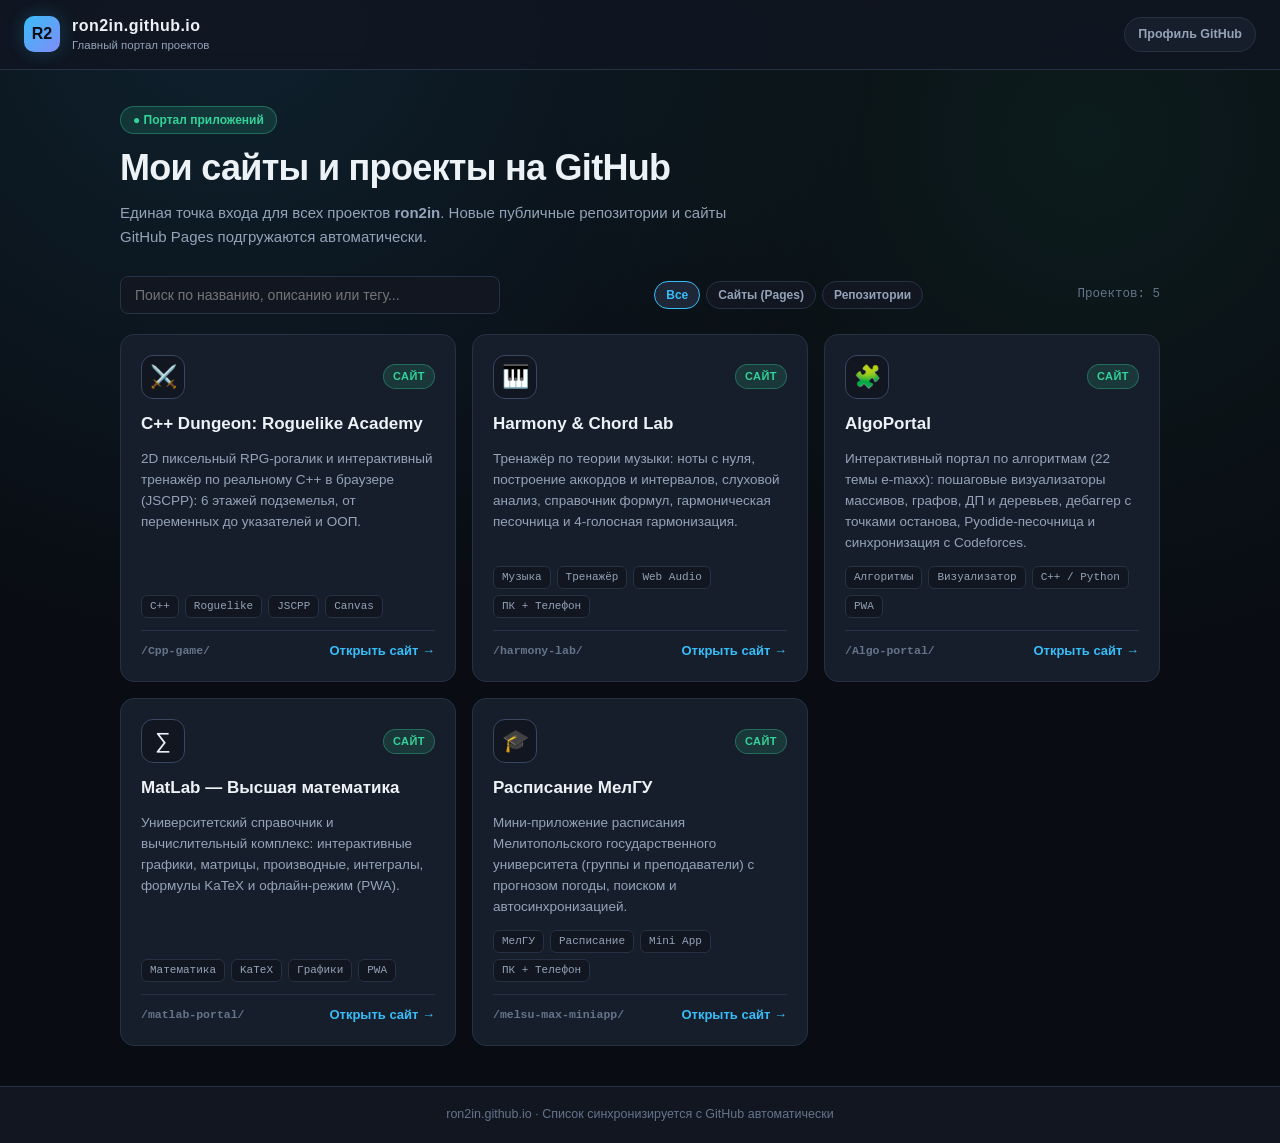
<file: index.html>
<!DOCTYPE html>
<html lang="ru">
<head>
  <meta charset="UTF-8" />
  <meta name="viewport" content="width=device-width, initial-scale=1.0, viewport-fit=cover" />
  <title>ron2in — Портал проектов и веб-приложений</title>
  <style>
    :root {
      --bg-app: #090c12;
      --bg-panel: #111621;
      --bg-card: #171e2b;
      --bg-card-hover: #1e2738;
      --border: #273144;
      --border-light: #384661;
      --text-main: #edf2f7;
      --text-muted: #94a3b8;
      --text-dim: #64748b;
      --accent: #38bdf8;
      --accent-glow: rgba(56, 189, 248, 0.22);
      --tonic: #34d399;
      --tonic-bg: rgba(52, 211, 153, 0.14);
      --radius: 14px;
      --radius-sm: 8px;
      --font-sans: 'Inter', -apple-system, BlinkMacSystemFont, 'Segoe UI', Roboto, sans-serif;
      --font-mono: 'JetBrains Mono', 'Fira Code', Consolas, monospace;
    }

    * { box-sizing: border-box; margin: 0; padding: 0; }

    html, body {
      min-height: 100%;
      background: var(--bg-app);
      color: var(--text-main);
      font-family: var(--font-sans);
      font-size: 15px;
      line-height: 1.55;
      -webkit-font-smoothing: antialiased;
    }

    body {
      display: flex;
      flex-direction: column;
      background-image:
        radial-gradient(circle at 18% 0%, rgba(56, 189, 248, 0.12), transparent 42%),
        radial-gradient(circle at 85% 12%, rgba(52, 211, 153, 0.08), transparent 36%);
    }

    .topbar {
      display: flex;
      align-items: center;
      justify-content: space-between;
      gap: 12px;
      padding: 14px 24px;
      background: rgba(17, 22, 33, 0.85);
      backdrop-filter: blur(10px);
      border-bottom: 1px solid var(--border);
      position: sticky;
      top: 0;
      z-index: 20;
    }

    .brand {
      display: flex;
      align-items: center;
      gap: 12px;
      text-decoration: none;
      color: inherit;
    }

    .brand-icon {
      width: 36px;
      height: 36px;
      border-radius: 10px;
      background: linear-gradient(135deg, #38bdf8, #818cf8);
      display: grid;
      place-items: center;
      font-weight: 800;
      font-size: 16px;
      color: #090c12;
      box-shadow: 0 0 18px var(--accent-glow);
    }

    .brand-title {
      font-weight: 800;
      font-size: 16px;
      letter-spacing: 0.03em;
    }

    .brand-sub {
      display: block;
      font-size: 11.5px;
      color: var(--text-muted);
      margin-top: -2px;
    }

    .top-links {
      display: flex;
      align-items: center;
      gap: 10px;
    }

    .pill-link {
      display: inline-flex;
      align-items: center;
      gap: 6px;
      padding: 7px 13px;
      border-radius: 999px;
      background: var(--bg-card);
      border: 1px solid var(--border);
      color: var(--text-muted);
      text-decoration: none;
      font-size: 12.5px;
      font-weight: 600;
      transition: 0.15s ease;
    }

    .pill-link:hover {
      border-color: var(--accent);
      color: var(--text-main);
    }

    .main {
      flex: 1;
      width: 100%;
      max-width: 1080px;
      margin: 0 auto;
      padding: 36px 20px calc(40px + env(safe-area-inset-bottom));
    }

    .hero {
      margin-bottom: 28px;
      display: flex;
      flex-direction: column;
      gap: 12px;
    }

    .hero-badge {
      display: inline-flex;
      align-items: center;
      gap: 8px;
      align-self: flex-start;
      padding: 4px 12px;
      border-radius: 999px;
      background: var(--tonic-bg);
      border: 1px solid rgba(52, 211, 153, 0.35);
      color: var(--tonic);
      font-size: 12px;
      font-weight: 700;
    }

    .hero h1 {
      font-size: clamp(24px, 4vw, 36px);
      font-weight: 800;
      letter-spacing: -0.02em;
      line-height: 1.2;
    }

    .hero p {
      color: var(--text-muted);
      max-width: 640px;
      font-size: 15px;
    }

    .toolbar {
      display: flex;
      align-items: center;
      justify-content: space-between;
      gap: 12px;
      flex-wrap: wrap;
      margin-bottom: 20px;
    }

    .search-input {
      flex: 1;
      min-width: 220px;
      max-width: 380px;
      background: var(--bg-panel);
      border: 1px solid var(--border);
      color: var(--text-main);
      padding: 10px 14px;
      border-radius: var(--radius-sm);
      font-size: 14px;
      font-family: inherit;
      outline: none;
      transition: border-color 0.15s;
    }

    .search-input:focus {
      border-color: var(--accent);
    }

    .count-label {
      font-family: var(--font-mono);
      font-size: 12.5px;
      color: var(--text-dim);
    }

    .filter-pills {
      display: flex;
      gap: 6px;
      flex-wrap: wrap;
    }

    .filter-pill {
      background: var(--bg-panel);
      border: 1px solid var(--border);
      color: var(--text-muted);
      padding: 7px 12px;
      border-radius: 999px;
      font-size: 12.5px;
      font-weight: 600;
      cursor: pointer;
      font-family: inherit;
      transition: 0.14s ease;
    }

    .filter-pill:hover {
      border-color: var(--accent);
      color: var(--text-main);
    }

    .filter-pill.active {
      background: rgba(56, 189, 248, 0.14);
      border-color: var(--accent);
      color: var(--accent);
    }

    .sites-grid {
      display: grid;
      grid-template-columns: repeat(auto-fill, minmax(290px, 1fr));
      gap: 16px;
    }

    .site-card {
      background: var(--bg-card);
      border: 1px solid var(--border);
      border-radius: var(--radius);
      padding: 20px;
      display: flex;
      flex-direction: column;
      gap: 12px;
      text-decoration: none;
      color: inherit;
      transition: transform 0.16s ease, border-color 0.16s ease, background 0.16s ease, box-shadow 0.16s ease;
    }

    .site-card:hover {
      transform: translateY(-2px);
      border-color: var(--accent);
      background: var(--bg-card-hover);
      box-shadow: 0 10px 28px rgba(0, 0, 0, 0.32);
    }

    .site-card.is-soon {
      opacity: 0.7;
      border-style: dashed;
      cursor: default;
    }

    .site-card.is-soon:hover {
      transform: none;
      border-color: var(--border);
      background: var(--bg-card);
      box-shadow: none;
    }

    .card-top {
      display: flex;
      align-items: center;
      justify-content: space-between;
      gap: 10px;
    }

    .card-icon {
      width: 44px;
      height: 44px;
      border-radius: 12px;
      display: grid;
      place-items: center;
      font-size: 22px;
      background: var(--bg-panel);
      border: 1px solid var(--border-light);
    }

    .status-pill {
      font-size: 11px;
      font-weight: 700;
      padding: 3px 9px;
      border-radius: 999px;
      text-transform: uppercase;
      letter-spacing: 0.04em;
    }

    .status-live {
      background: var(--tonic-bg);
      color: var(--tonic);
      border: 1px solid rgba(52, 211, 153, 0.35);
    }

    .status-soon {
      background: rgba(148, 163, 184, 0.12);
      color: var(--text-muted);
      border: 1px solid var(--border);
    }

    .status-gh {
      background: rgba(56, 189, 248, 0.14);
      color: var(--accent);
      border: 1px solid rgba(56, 189, 248, 0.35);
    }

    .filter-pills {
      display: flex;
      gap: 6px;
      flex-wrap: wrap;
      align-items: center;
    }

    .filter-pill {
      background: var(--bg-panel);
      border: 1px solid var(--border);
      color: var(--text-muted);
      padding: 6px 11px;
      border-radius: 999px;
      font-size: 12px;
      font-weight: 600;
      cursor: pointer;
      font-family: inherit;
      transition: 0.14s;
    }

    .filter-pill:hover {
      border-color: var(--accent);
      color: var(--text-main);
    }

    .filter-pill.active {
      background: var(--bg-card-hover);
      color: var(--accent);
      border-color: var(--accent);
    }

    .card-title {
      font-size: 17px;
      font-weight: 700;
      color: var(--text-main);
    }

    .card-desc {
      font-size: 13.5px;
      color: var(--text-muted);
      flex: 1;
    }

    .tags-row {
      display: flex;
      flex-wrap: wrap;
      gap: 6px;
    }

    .tag {
      font-size: 11px;
      font-family: var(--font-mono);
      color: var(--text-muted);
      background: var(--bg-panel);
      border: 1px solid var(--border);
      padding: 2px 8px;
      border-radius: 6px;
    }

    .card-footer {
      display: flex;
      align-items: center;
      justify-content: space-between;
      padding-top: 10px;
      border-top: 1px solid var(--border);
      font-size: 13px;
      font-weight: 600;
    }

    .card-url {
      font-family: var(--font-mono);
      font-size: 11.5px;
      color: var(--text-dim);
    }

    .card-cta {
      color: var(--accent);
    }

    .footer {
      text-align: center;
      padding: 18px 20px calc(18px + env(safe-area-inset-bottom));
      border-top: 1px solid var(--border);
      color: var(--text-dim);
      font-size: 12.5px;
      background: var(--bg-panel);
    }

    @media (max-width: 640px) {
      .topbar { padding: 12px 14px; }
      .main { padding: 22px 14px calc(28px + env(safe-area-inset-bottom)); }
      .sites-grid { grid-template-columns: 1fr; }
      .search-input { max-width: 100%; }
    }
  </style>
</head>
<body>

  <header class="topbar">
    <a class="brand" href="./">
      <div class="brand-icon">R2</div>
      <div>
        <span class="brand-title">ron2in.github.io</span>
        <span class="brand-sub">Главный портал проектов</span>
      </div>
    </a>

    <div class="top-links">
      <a class="pill-link" href="https://github.com/ron2in" target="_blank" rel="noopener">Профиль GitHub</a>
    </div>
  </header>

  <main class="main">
    <section class="hero">
      <span class="hero-badge">● Портал приложений</span>
      <h1>Мои сайты и проекты на GitHub</h1>
      <p>Единая точка входа для всех проектов <strong>ron2in</strong>. Новые публичные репозитории и сайты GitHub Pages подгружаются автоматически.</p>
    </section>

    <div class="toolbar">
      <input id="siteSearch" class="search-input" type="search" placeholder="Поиск по названию, описанию или тегу..." aria-label="Поиск сайтов" />
      <div class="filter-pills" id="filterPills">
        <button class="filter-pill active" data-kind="all">Все</button>
        <button class="filter-pill" data-kind="site">Сайты (Pages)</button>
        <button class="filter-pill" data-kind="repo">Репозитории</button>
      </div>
      <span id="siteCount" class="count-label"></span>
    </div>

    <section id="sitesGrid" class="sites-grid"></section>
  </main>

  <footer class="footer">
    ron2in.github.io · Список синхронизируется с GitHub автоматически
  </footer>

  <script>
    const GITHUB_USER = 'ron2in';

    // Закреплённые проекты с ручным описанием (всегда сверху)
    const PINNED_SITES = [
      {
        repo: 'Cpp-game',
        title: 'C++ Dungeon: Roguelike Academy',
        desc: '2D пиксельный RPG-рогалик и интерактивный тренажёр по реальному C++ в браузере (JSCPP): 6 этажей подземелья, от переменных до указателей и ООП.',
        url: 'https://ron2in.github.io/Cpp-game/',
        displayUrl: '/Cpp-game/',
        icon: '⚔️',
        kind: 'site',
        tags: ['C++', 'Roguelike', 'JSCPP', 'Canvas']
      },
      {
        repo: 'harmony-lab',
        title: 'Harmony & Chord Lab',
        desc: 'Тренажёр по теории музыки: ноты с нуля, построение аккордов и интервалов, слуховой анализ, справочник формул, гармоническая песочница и 4-голосная гармонизация.',
        url: 'https://ron2in.github.io/harmony-lab/',
        displayUrl: '/harmony-lab/',
        icon: '🎹',
        kind: 'site',
        tags: ['Музыка', 'Тренажёр', 'Web Audio', 'ПК + Телефон']
      },
      {
        repo: 'Algo-portal',
        title: 'AlgoPortal',
        desc: 'Интерактивный портал по алгоритмам (22 темы e-maxx): пошаговые визуализаторы массивов, графов, ДП и деревьев, дебаггер с точками останова, Pyodide-песочница и синхронизация с Codeforces.',
        url: 'https://ron2in.github.io/Algo-portal/',
        displayUrl: '/Algo-portal/',
        icon: '🧩',
        kind: 'site',
        tags: ['Алгоритмы', 'Визуализатор', 'C++ / Python', 'PWA']
      },
      {
        repo: 'matlab-portal',
        title: 'MatLab — Высшая математика',
        desc: 'Университетский справочник и вычислительный комплекс: интерактивные графики, матрицы, производные, интегралы, формулы KaTeX и офлайн-режим (PWA).',
        url: 'https://ron2in.github.io/matlab-portal/',
        displayUrl: '/matlab-portal/',
        icon: '∑',
        kind: 'site',
        tags: ['Математика', 'KaTeX', 'Графики', 'PWA']
      },
      {
        repo: 'melsu-max-miniapp',
        title: 'Расписание МелГУ',
        desc: 'Мини-приложение расписания Мелитопольского государственного университета (группы и преподаватели) с прогнозом погоды, поиском и автосинхронизацией.',
        url: 'https://ron2in.github.io/melsu-max-miniapp/',
        displayUrl: '/melsu-max-miniapp/',
        icon: '🎓',
        kind: 'site',
        tags: ['МелГУ', 'Расписание', 'Mini App', 'ПК + Телефон']
      }
    ];

    let allItems = [...PINNED_SITES];
    let activeKind = 'all';

    const grid = document.getElementById('sitesGrid');
    const searchInput = document.getElementById('siteSearch');
    const countEl = document.getElementById('siteCount');

    function escapeHtml(str) {
      return String(str).replace(/[&<>"']/g, ch => ({
        '&': '&amp;', '<': '&lt;', '>': '&gt;', '"': '&quot;', "'": '&#39;'
      }[ch]));
    }

    function renderSites() {
      const q = searchInput.value.trim().toLowerCase();
      const filtered = allItems.filter(s => {
        const matchKind = activeKind === 'all' || s.kind === activeKind;
        const matchQuery = !q ||
          s.title.toLowerCase().includes(q) ||
          s.desc.toLowerCase().includes(q) ||
          s.tags.some(t => t.toLowerCase().includes(q));
        return matchKind && matchQuery;
      });

      countEl.textContent = `Проектов: ${filtered.length}`;
      grid.innerHTML = '';

      if (!filtered.length) {
        grid.innerHTML = `<div style="color:var(--text-muted); padding:24px 0;">Ничего не найдено.</div>`;
        return;
      }

      filtered.forEach(site => {
        const isSite = site.kind === 'site';
        const card = document.createElement('a');
        card.className = 'site-card';
        const isSameOrigin =
          site.url.startsWith('./') ||
          site.url.startsWith('/') ||
          site.url.startsWith(`https://${GITHUB_USER}.github.io/`);
        card.href = site.url;
        if (!isSameOrigin) {
          card.target = '_blank';
          card.rel = 'noopener';
        } else {
          card.addEventListener('click', (e) => {
            e.preventDefault();
            window.location.assign(site.url);
          });
        }

        card.innerHTML = `
          <div class="card-top">
            <div class="card-icon">${site.icon}</div>
            <span class="status-pill ${isSite ? 'status-live' : 'status-soon'}">${isSite ? 'Сайт' : 'GitHub'}</span>
          </div>
          <div class="card-title">${escapeHtml(site.title)}</div>
          <div class="card-desc">${escapeHtml(site.desc)}</div>
          <div class="tags-row">
            ${site.tags.map(t => `<span class="tag">${escapeHtml(t)}</span>`).join('')}
          </div>
          <div class="card-footer">
            <span class="card-url">${escapeHtml(site.displayUrl)}</span>
            <span class="card-cta">${isSite ? 'Открыть сайт →' : 'Открыть код →'}</span>
          </div>
        `;
        grid.appendChild(card);
      });
    }

    async function loadGitHubProjects() {
      try {
        const res = await fetch(`https://api.github.com/users/${GITHUB_USER}/repos?sort=updated&per_page=100`);
        if (!res.ok) return;
        const repos = await res.json();
        const pinnedNames = new Set(PINNED_SITES.map(p => p.repo.toLowerCase()));

        const fetched = repos
          .filter(r => !r.private && r.name.toLowerCase() !== `${GITHUB_USER}.github.io` && !pinnedNames.has(r.name.toLowerCase()))
          .map(r => {
            const hasSite = Boolean(r.has_pages || (r.homepage && r.homepage.trim()));
            const siteUrl = (r.homepage && r.homepage.trim())
              ? r.homepage.trim()
              : (r.has_pages ? `https://${GITHUB_USER}.github.io/${r.name}/` : r.html_url);

            const tags = [];
            if (r.language) tags.push(r.language);
            if (r.has_pages) tags.push('GitHub Pages');
            if (r.fork) tags.push('Fork');
            if (r.stargazers_count > 0) tags.push(`★ ${r.stargazers_count}`);
            if (!tags.length) tags.push('Репозиторий');

            return {
              repo: r.name,
              title: r.name,
              desc: r.description || 'Публичный репозиторий на GitHub.',
              url: hasSite ? siteUrl : r.html_url,
              displayUrl: hasSite ? `/${r.name}/` : `github.com/${GITHUB_USER}/${r.name}`,
              icon: hasSite ? '🌐' : '📦',
              kind: hasSite ? 'site' : 'repo',
              tags
            };
          });

        allItems = [...PINNED_SITES, ...fetched];
        renderSites();
      } catch {
        // Если API недоступен, остаётся список PINNED_SITES
      }
    }

    document.getElementById('filterPills').addEventListener('click', e => {
      const btn = e.target.closest('.filter-pill');
      if (!btn) return;
      document.querySelectorAll('.filter-pill').forEach(b => b.classList.remove('active'));
      btn.classList.add('active');
      activeKind = btn.dataset.kind;
      renderSites();
    });

    searchInput.addEventListener('input', renderSites);
    renderSites();
    loadGitHubProjects();
  </script>
</body>
</html>
</file>
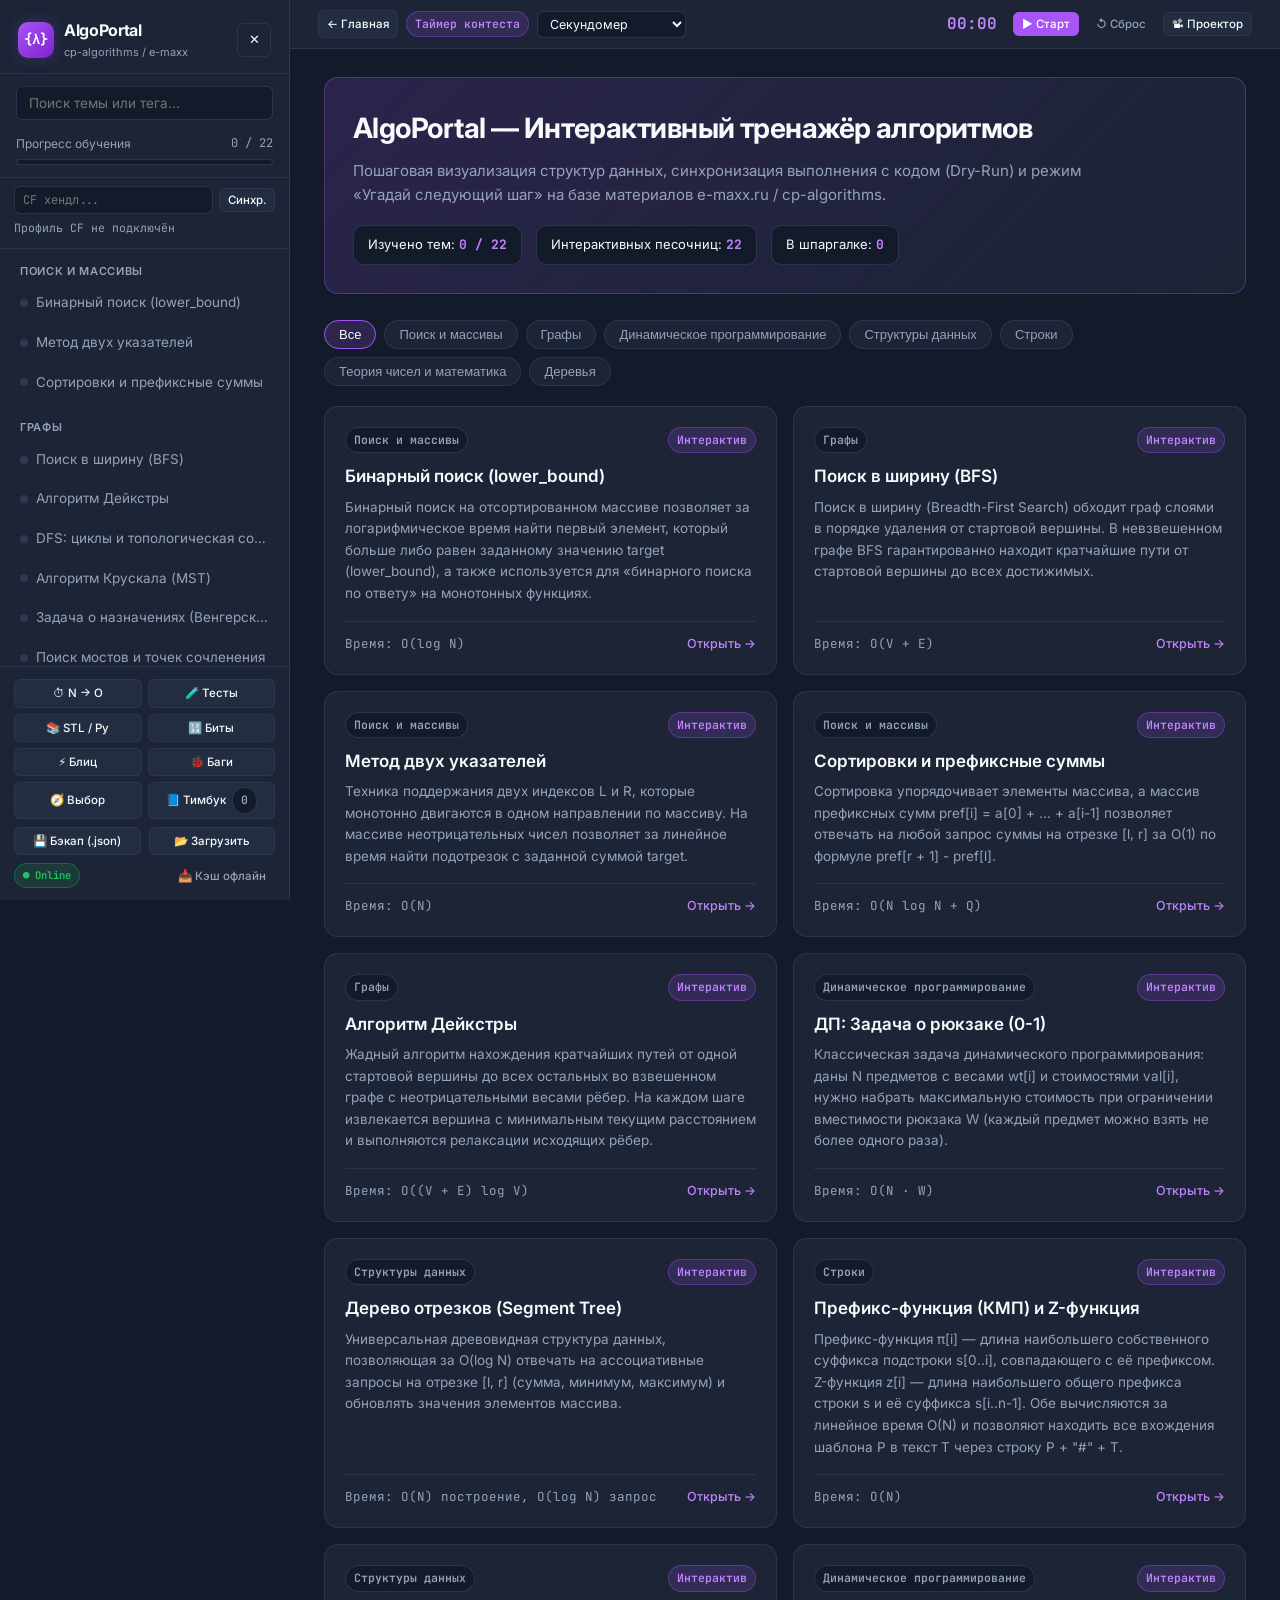
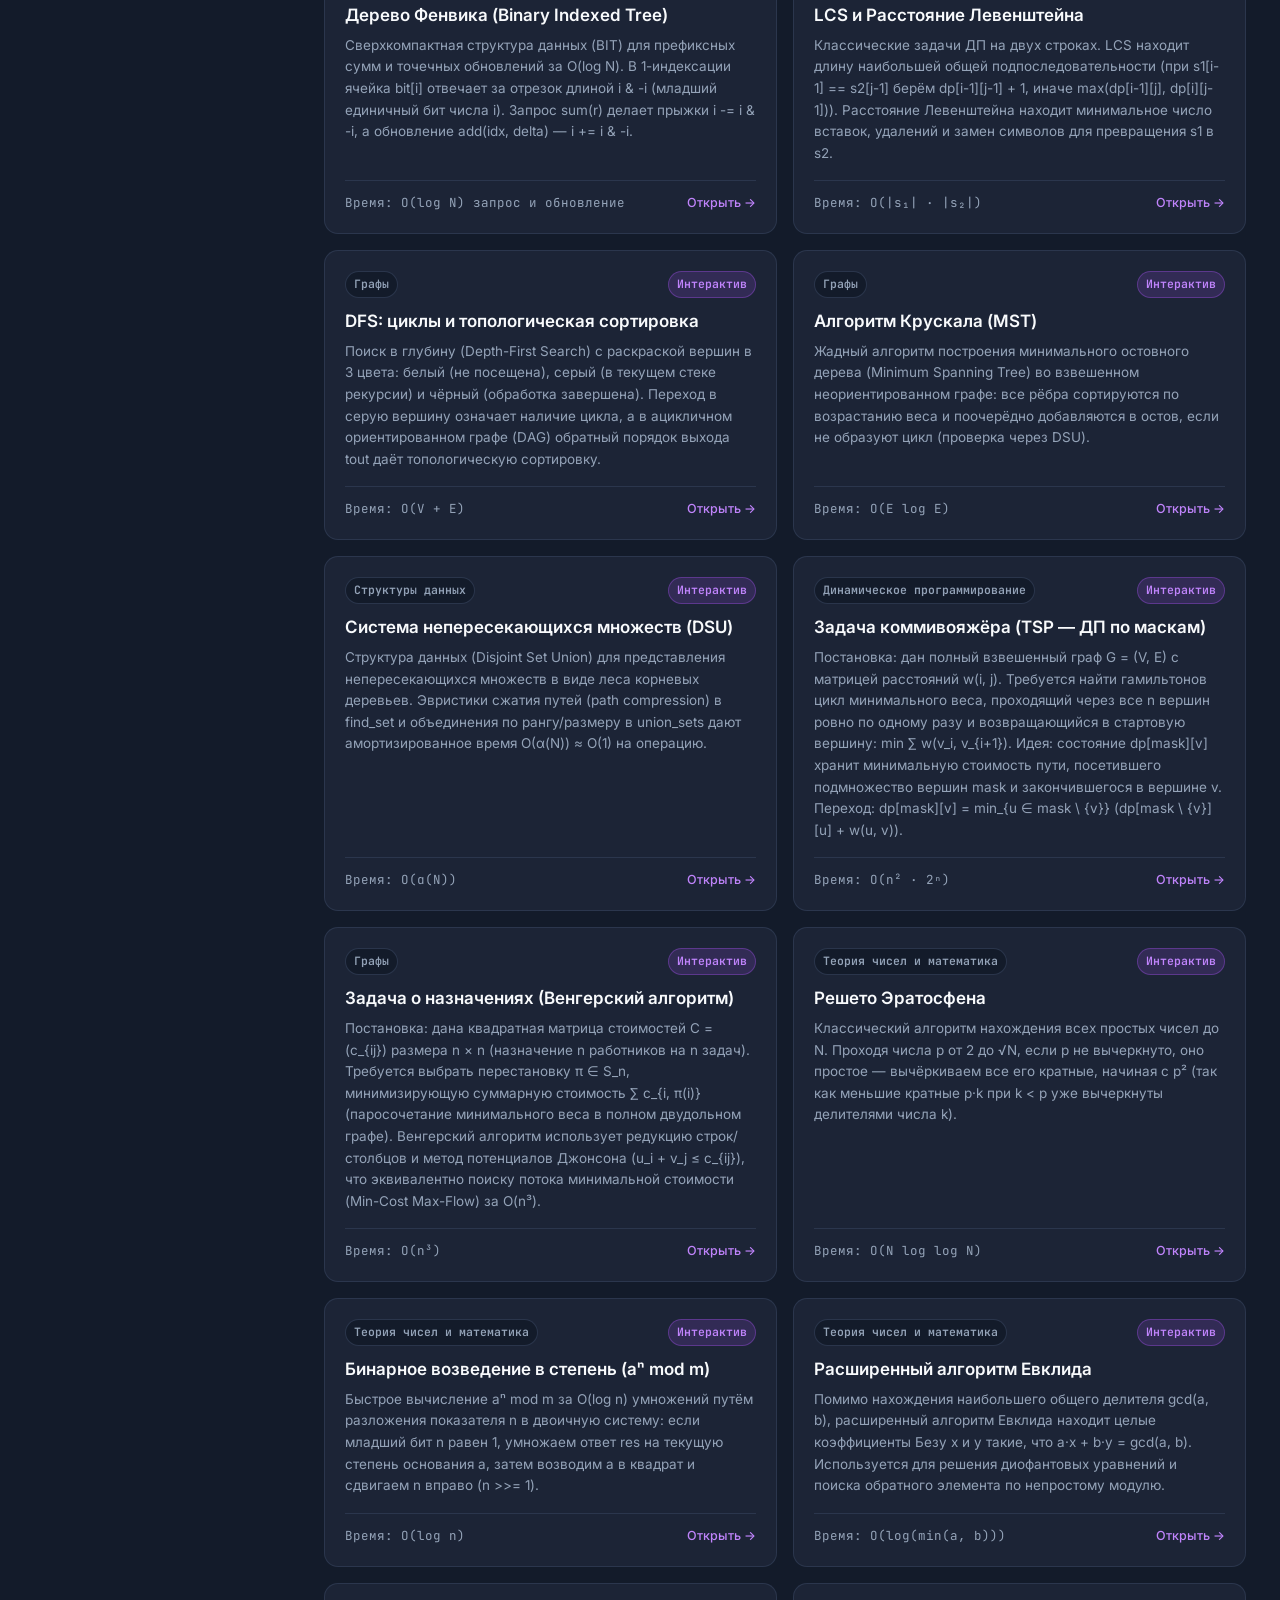
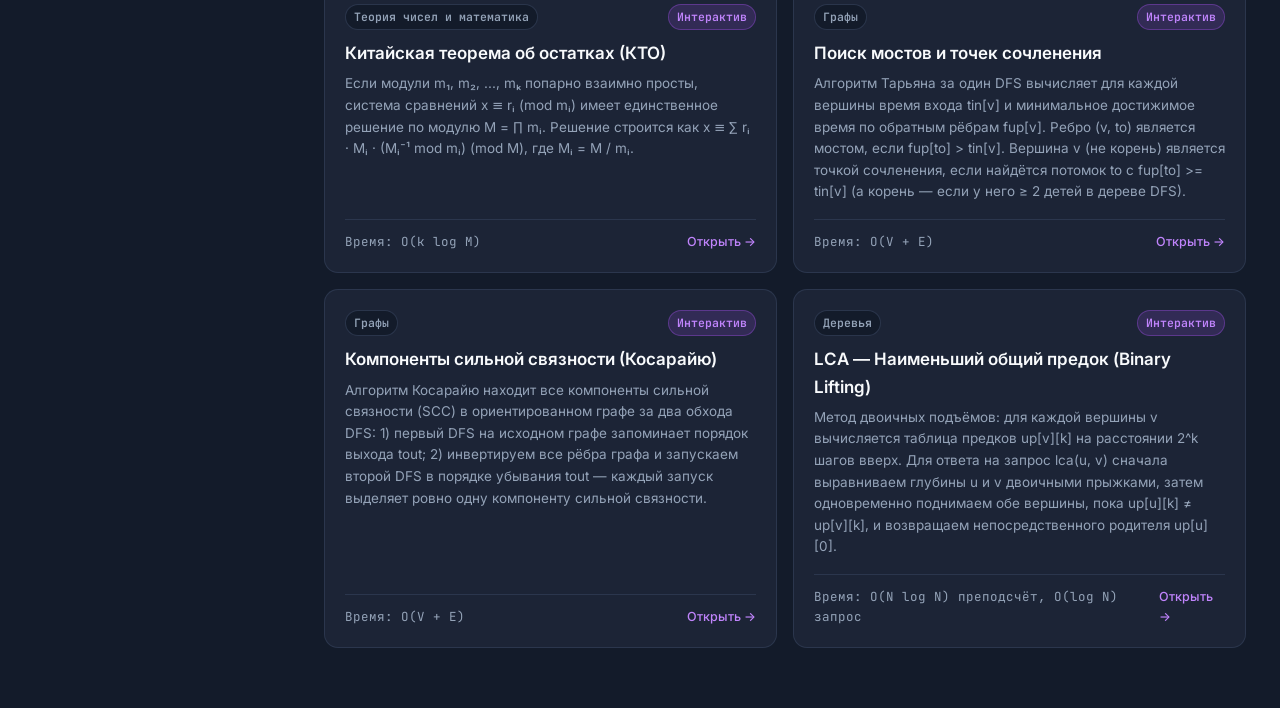
<file: algo-portal/index.html>
<!DOCTYPE html>
<html lang="ru">
<head>
  <meta charset="UTF-8">
  <meta name="viewport" content="width=device-width, initial-scale=1.0">
  <title>AlgoPortal — Интерактивный портал по алгоритмам и структурам данных</title>
  <meta name="description" content="Изучение алгоритмов и структур данных на базе материалов e-maxx.ru / cp-algorithms с пошаговой визуализацией и синхронизацией с кодом.">
  <meta name="theme-color" content="#A855F7">
  <link rel="manifest" href="./manifest.json">
  <link rel="preconnect" href="https://fonts.googleapis.com">
  <link rel="preconnect" href="https://fonts.gstatic.com" crossorigin>
  <link href="https://fonts.googleapis.com/css2?family=Inter:wght@400;500;600;700&family=JetBrains+Mono:wght@400;500;600;700&display=swap" rel="stylesheet">
  <link rel="stylesheet" href="./css/style.css">
</head>
<body>
  <div class="app-shell">
    <!-- Mobile Header -->
    <header class="mobile-header">
      <button id="menu-toggle" class="icon-btn" aria-label="Открыть меню" aria-expanded="false">
        <svg width="22" height="22" viewBox="0 0 24 24" fill="none" stroke="currentColor" stroke-width="2" stroke-linecap="round">
          <line x1="3" y1="6" x2="21" y2="6"></line>
          <line x1="3" y1="12" x2="21" y2="12"></line>
          <line x1="3" y1="18" x2="21" y2="18"></line>
        </svg>
      </button>
      <a href="#roadmap" class="brand-logo">
        <span class="brand-icon">{λ}</span>
        <span>AlgoPortal</span>
      </a>
      <span id="mobile-progress-badge" class="badge badge-accent">0%</span>
    </header>

    <!-- Sidebar Backdrop (Mobile) -->
    <div id="sidebar-backdrop" class="sidebar-backdrop" hidden></div>

    <!-- Sidebar Navigation -->
    <aside id="sidebar" class="sidebar" aria-label="Навигация по темам">
      <div class="sidebar-header">
        <a href="#roadmap" class="brand-logo" id="brand-home-link">
          <span class="brand-icon">{λ}</span>
          <div>
            <div class="brand-title">AlgoPortal</div>
            <div class="brand-subtitle">cp-algorithms / e-maxx</div>
          </div>
        </a>
        <button id="sidebar-close" class="icon-btn mobile-only" aria-label="Закрыть меню">✕</button>
      </div>

      <div class="sidebar-search">
        <input type="search" id="topic-search" class="input-field" placeholder="Поиск темы или тега..." autocomplete="off">
      </div>

      <div class="sidebar-progress-box">
        <div class="progress-label-row">
          <span>Прогресс обучения</span>
          <span id="sidebar-progress-text" class="mono">0 / 0</span>
        </div>
        <div class="progress-bar-track">
          <div id="sidebar-progress-fill" class="progress-bar-fill" style="width: 0%"></div>
        </div>
      </div>

      <div class="sidebar-cf-box">
        <div class="cf-sync-row">
          <input type="text" id="cf-handle-input" class="input-field input-mono" placeholder="CF хендл..." autocomplete="off">
          <button type="button" id="cf-sync-btn" class="btn btn-secondary btn-xs">Синхр.</button>
        </div>
        <div id="cf-profile-info" class="cf-profile-info">Профиль CF не подключён</div>
      </div>

      <nav id="sidebar-nav" class="sidebar-nav">
        <!-- Populated dynamically by js/app.js -->
      </nav>

      <div class="sidebar-footer">
        <div class="sidebar-tools-grid">
          <a href="#calculator" id="nav-calculator-link" class="btn btn-secondary btn-xs">⏱ N → O</a>
          <a href="#generator" class="btn btn-secondary btn-xs">🧪 Тесты</a>
          <a href="#stl" class="btn btn-secondary btn-xs">📚 STL / Py</a>
          <a href="#bitwise" class="btn btn-secondary btn-xs">🔢 Биты</a>
          <a href="#blitz" class="btn btn-secondary btn-xs">⚡ Блиц</a>
          <a href="#debughunt" class="btn btn-secondary btn-xs">🐞 Баги</a>
          <a href="#selector" class="btn btn-secondary btn-xs">🧭 Выбор</a>
          <a href="#timbook" id="open-cheatsheet-btn" class="btn btn-secondary btn-xs">📘 Тимбук <span id="cheatsheet-count" class="badge badge-muted">0</span></a>
        </div>
        <div class="io-actions">
          <button id="export-progress-btn" class="btn btn-secondary btn-xs" title="Сохранить прогресс, заметки и список Тимбука в JSON">💾 Бэкап (.json)</button>
          <label class="btn btn-secondary btn-xs import-label" title="Загрузить прогресс, заметки и список Тимбука из JSON">
            📂 Загрузить
            <input type="file" id="import-progress-input" accept=".json,application/json" hidden>
          </label>
        </div>
        <div class="sidebar-net-row">
          <span id="net-status-pill" class="badge badge-success" style="font-size:10.5px;">● Online</span>
          <button id="cache-all-btn" class="btn btn-ghost btn-xs" title="Предзагрузить все темы в офлайн-кэш">📥 Кэш офлайн</button>
        </div>
      </div>
    </aside>

    <!-- Workspace Column -->
    <div class="workspace-column">
      <div class="contest-timer-bar" id="contest-timer-bar">
        <div class="timer-left">
          <a href="https://ron2in.github.io/" class="btn btn-secondary btn-xs" style="text-decoration:none; white-space:nowrap;" title="На главную ron2in.github.io">← Главная</a>
          <span class="badge badge-accent">Таймер контеста</span>
          <select id="timer-mode-select" class="select-field timer-select" aria-label="Режим таймера">
            <option value="stopwatch">Секундомер</option>
            <option value="pomo25">Pomodoro 25 мин</option>
            <option value="pomo5">Перерыв 5 мин</option>
            <option value="custom">Контест (мин)</option>
          </select>
          <input id="timer-custom-mins" type="number" class="input-field input-mono timer-mins-input" value="120" min="1" max="600" hidden aria-label="Минуты">
        </div>
        <div class="timer-right">
          <span id="timer-display" class="mono timer-display">00:00</span>
          <button type="button" id="timer-start-btn" class="btn btn-primary btn-xs">▶ Старт</button>
          <button type="button" id="timer-reset-btn" class="btn btn-ghost btn-xs">↺ Сброс</button>
          <button type="button" id="projector-mode-btn" class="btn btn-secondary btn-xs" title="Режим проектора (F или Alt+P)">📽 Проектор</button>
        </div>
      </div>

      <!-- Main Workspace -->
      <main id="main-content" class="main-content">
        <!-- Dynamic view rendered by js/app.js -->
      </main>
    </div>
  </div>

  <!-- Print-only Cheatsheet Container -->
  <section id="print-cheatsheet-area" class="print-only-area" aria-hidden="true"></section>

  <!-- Toast Notification -->
  <div id="toast" class="toast" role="status" aria-live="polite" hidden></div>

  <script type="module" src="./js/app.js"></script>
</body>
</html>
</file>
<file: algo-portal/css/style.css>
/* ==========================================================================
   AlgoPortal — Design System & Styles
   Strict Palette:
   - Main bg:       #131B2A
   - Card/Sidebar:  #1C2436
   - Accent:        #A855F7 / #C084FC
   - Borders:       rgba(46, 58, 82, 0.85) (#2E3A52)
   - Text primary:  #F8FAFC
   - Text muted:    #94A3B8
   ========================================================================== */

:root {
  --bg-main: #131B2A;
  --bg-surface: #1C2436;
  --bg-elevated: #232D42;
  --bg-code: #0F1522;
  --accent: #A855F7;
  --accent-light: #C084FC;
  --accent-glow: rgba(168, 85, 247, 0.22);
  --border: rgba(46, 58, 82, 0.85);
  --border-solid: #2E3A52;
  --text-primary: #F8FAFC;
  --text-secondary: #94A3B8;
  --success: #22C55E;
  --success-bg: rgba(34, 197, 94, 0.14);
  --warning: #F59E0B;
  --warning-bg: rgba(245, 158, 11, 0.14);
  --danger: #EF4444;
  --danger-bg: rgba(239, 68, 68, 0.14);
  --info: #38BDF8;
  --info-bg: rgba(56, 189, 248, 0.14);

  --font-sans: 'Inter', system-ui, -apple-system, BlinkMacSystemFont, 'Segoe UI', Roboto, sans-serif;
  --font-mono: 'JetBrains Mono', 'Fira Code', ui-monospace, SFMono-Regular, Menlo, Consolas, monospace;

  --sidebar-width: 290px;
  --radius-sm: 6px;
  --radius-md: 10px;
  --radius-lg: 14px;
  --transition: 0.18s ease;
}

*, *::before, *::after {
  box-sizing: border-box;
}

html, body {
  margin: 0;
  padding: 0;
  background-color: var(--bg-main);
  color: var(--text-primary);
  font-family: var(--font-sans);
  font-size: 15px;
  line-height: 1.6;
  -webkit-font-smoothing: antialiased;
}

a {
  color: var(--accent-light);
  text-decoration: none;
}

a:hover {
  text-decoration: underline;
}

code, pre, .mono {
  font-family: var(--font-mono);
}

/* Scrollbars */
::-webkit-scrollbar {
  width: 8px;
  height: 8px;
}
::-webkit-scrollbar-track {
  background: var(--bg-main);
}
::-webkit-scrollbar-thumb {
  background: var(--border-solid);
  border-radius: 4px;
}
::-webkit-scrollbar-thumb:hover {
  background: #3E4E6D;
}

/* ==========================================================================
   Layout Shell
   ========================================================================== */
.app-shell {
  display: flex;
  min-height: 100vh;
}

.mobile-header {
  display: none;
}

.mobile-only {
  display: none;
}

.sidebar-backdrop {
  position: fixed;
  inset: 0;
  background: rgba(8, 12, 20, 0.7);
  z-index: 90;
  backdrop-filter: blur(2px);
}

.sidebar {
  width: var(--sidebar-width);
  flex-shrink: 0;
  background: var(--bg-surface);
  border-right: 1px solid var(--border);
  display: flex;
  flex-direction: column;
  position: sticky;
  top: 0;
  height: 100vh;
  z-index: 100;
}

.sidebar-header {
  padding: 18px 18px 12px;
  display: flex;
  align-items: center;
  justify-content: space-between;
  border-bottom: 1px solid var(--border);
}

.brand-logo {
  display: flex;
  align-items: center;
  gap: 10px;
  color: var(--text-primary);
  text-decoration: none;
}
.brand-logo:hover {
  text-decoration: none;
}
.brand-icon {
  display: inline-flex;
  align-items: center;
  justify-content: center;
  width: 36px;
  height: 36px;
  border-radius: var(--radius-md);
  background: linear-gradient(135deg, var(--accent), #7E22CE);
  color: #fff;
  font-family: var(--font-mono);
  font-weight: 700;
  font-size: 14px;
  box-shadow: 0 0 16px var(--accent-glow);
}
.brand-title {
  font-weight: 700;
  font-size: 16px;
  letter-spacing: -0.02em;
}
.brand-subtitle {
  font-size: 11px;
  color: var(--text-secondary);
}

.sidebar-search {
  padding: 12px 16px 8px;
}

.sidebar-progress-box {
  padding: 6px 16px 12px;
  border-bottom: 1px solid var(--border);
}

.progress-label-row {
  display: flex;
  justify-content: space-between;
  font-size: 12px;
  color: var(--text-secondary);
  margin-bottom: 6px;
}

.progress-bar-track {
  width: 100%;
  height: 6px;
  background: var(--bg-main);
  border-radius: 99px;
  overflow: hidden;
  border: 1px solid var(--border);
}

.progress-bar-fill {
  height: 100%;
  background: linear-gradient(90deg, var(--accent), var(--accent-light));
  border-radius: 99px;
  transition: width 0.3s ease;
}

.sidebar-nav {
  flex: 1;
  overflow-y: auto;
  padding: 10px 10px 16px;
}

.nav-category {
  margin-bottom: 14px;
}

.nav-category-title {
  font-size: 11px;
  font-weight: 600;
  text-transform: uppercase;
  letter-spacing: 0.06em;
  color: var(--text-secondary);
  padding: 4px 10px;
}

.nav-item {
  display: flex;
  align-items: center;
  justify-content: space-between;
  gap: 8px;
  padding: 8px 10px;
  border-radius: var(--radius-sm);
  color: var(--text-secondary);
  font-size: 13.5px;
  transition: background var(--transition), color var(--transition);
  cursor: pointer;
  margin-bottom: 2px;
}

.nav-item:hover {
  background: rgba(168, 85, 247, 0.1);
  color: var(--text-primary);
  text-decoration: none;
}

.nav-item.active {
  background: rgba(168, 85, 247, 0.18);
  color: var(--text-primary);
  border-left: 3px solid var(--accent);
  font-weight: 500;
}

.nav-item-left {
  display: flex;
  align-items: center;
  gap: 8px;
  min-width: 0;
}

.nav-item-title {
  white-space: nowrap;
  overflow: hidden;
  text-overflow: ellipsis;
}

.nav-status-dot {
  width: 8px;
  height: 8px;
  border-radius: 50%;
  flex-shrink: 0;
  background: var(--border-solid);
}
.nav-status-dot.done {
  background: var(--success);
  box-shadow: 0 0 8px rgba(34, 197, 94, 0.5);
}
.nav-status-dot.stub {
  background: transparent;
  border: 1.5px dashed var(--text-secondary);
}

.sidebar-footer {
  padding: 12px 14px;
  border-top: 1px solid var(--border);
  display: flex;
  flex-direction: column;
  gap: 8px;
  width: 100%;
  box-sizing: border-box;
  overflow: hidden;
}

.io-actions {
  display: grid;
  grid-template-columns: 1fr 1fr;
  gap: 8px;
  width: 100%;
  box-sizing: border-box;
}

.io-actions > *,
.sidebar-tools-grid > * {
  min-width: 0;
  width: 100%;
  overflow: hidden;
  text-overflow: ellipsis;
  box-sizing: border-box;
}

.sidebar-net-row {
  display: flex;
  align-items: center;
  justify-content: space-between;
  gap: 8px;
  width: 100%;
  box-sizing: border-box;
}

/* Main Content */
.main-content {
  flex: 1;
  min-width: 0;
  padding: 28px 34px 60px;
  max-width: 1320px;
  margin: 0 auto;
}

/* ==========================================================================
   Common UI Components (Buttons, Inputs, Badges, Cards)
   ========================================================================== */
.input-field, .select-field {
  width: 100%;
  background: var(--bg-main);
  color: var(--text-primary);
  border: 1px solid var(--border);
  border-radius: var(--radius-sm);
  padding: 8px 12px;
  font-family: var(--font-sans);
  font-size: 13.5px;
  outline: none;
  transition: border-color var(--transition), box-shadow var(--transition);
}

.input-field:focus, .select-field:focus {
  border-color: var(--accent);
  box-shadow: 0 0 0 3px var(--accent-glow);
}

.input-mono {
  font-family: var(--font-mono);
  font-size: 13px;
}

.btn {
  display: inline-flex;
  align-items: center;
  justify-content: center;
  gap: 6px;
  padding: 8px 14px;
  border-radius: var(--radius-sm);
  border: 1px solid transparent;
  font-family: var(--font-sans);
  font-size: 13.5px;
  font-weight: 500;
  cursor: pointer;
  transition: all var(--transition);
  text-decoration: none;
  white-space: nowrap;
}

.btn:disabled {
  opacity: 0.45;
  cursor: not-allowed;
}

.btn-primary {
  background: var(--accent);
  color: #fff;
}
.btn-primary:hover:not(:disabled) {
  background: #9333EA;
  box-shadow: 0 0 14px var(--accent-glow);
}

.btn-secondary {
  background: var(--bg-elevated);
  color: var(--text-primary);
  border-color: var(--border);
}
.btn-secondary:hover:not(:disabled) {
  border-color: var(--accent-light);
  color: var(--accent-light);
}

.btn-ghost {
  background: transparent;
  color: var(--text-secondary);
  border-color: transparent;
}
.btn-ghost:hover:not(:disabled) {
  background: rgba(255, 255, 255, 0.05);
  color: var(--text-primary);
}

.btn-sm {
  padding: 6px 10px;
  font-size: 12.5px;
}
.btn-xs {
  padding: 4px 8px;
  font-size: 11.5px;
}
.btn-full {
  width: 100%;
  justify-content: space-between;
}

.icon-btn {
  background: transparent;
  border: 1px solid var(--border);
  color: var(--text-primary);
  border-radius: var(--radius-sm);
  width: 34px;
  height: 34px;
  display: inline-flex;
  align-items: center;
  justify-content: center;
  cursor: pointer;
}
.icon-btn:hover {
  border-color: var(--accent);
  color: var(--accent-light);
}

.badge {
  display: inline-flex;
  align-items: center;
  gap: 4px;
  padding: 3px 8px;
  border-radius: 99px;
  font-size: 11.5px;
  font-weight: 600;
  font-family: var(--font-mono);
}
.badge-accent {
  background: rgba(168, 85, 247, 0.16);
  color: var(--accent-light);
  border: 1px solid rgba(168, 85, 247, 0.35);
}
.badge-muted {
  background: var(--bg-main);
  color: var(--text-secondary);
  border: 1px solid var(--border);
}
.badge-success {
  background: var(--success-bg);
  color: var(--success);
  border: 1px solid rgba(34, 197, 94, 0.3);
}
.badge-warning {
  background: var(--warning-bg);
  color: var(--warning);
  border: 1px solid rgba(245, 158, 11, 0.3);
}

.card {
  background: var(--bg-surface);
  border: 1px solid var(--border);
  border-radius: var(--radius-lg);
  padding: 22px;
  margin-bottom: 22px;
}

.card-header {
  display: flex;
  flex-wrap: wrap;
  align-items: flex-start;
  justify-content: space-between;
  gap: 14px;
  margin-bottom: 14px;
}

.section-title {
  font-size: 17px;
  font-weight: 600;
  margin: 0 0 12px;
  display: flex;
  align-items: center;
  gap: 8px;
}

/* ==========================================================================
   Roadmap / Home Page
   ========================================================================== */
.hero-banner {
  background: linear-gradient(135deg, rgba(168, 85, 247, 0.16), rgba(28, 36, 54, 0.95));
  border: 1px solid rgba(168, 85, 247, 0.35);
  border-radius: var(--radius-lg);
  padding: 28px;
  margin-bottom: 26px;
}

.hero-title {
  font-size: 28px;
  font-weight: 700;
  margin: 0 0 8px;
  letter-spacing: -0.02em;
}

.hero-subtitle {
  color: var(--text-secondary);
  margin: 0 0 18px;
  max-width: 760px;
}

.hero-stats {
  display: flex;
  flex-wrap: wrap;
  gap: 14px;
}

.stat-pill {
  background: var(--bg-main);
  border: 1px solid var(--border);
  padding: 8px 14px;
  border-radius: var(--radius-md);
  font-size: 13px;
}
.stat-pill strong {
  color: var(--accent-light);
  font-family: var(--font-mono);
}

.roadmap-filters {
  display: flex;
  flex-wrap: wrap;
  gap: 8px;
  margin-bottom: 20px;
}

.filter-chip {
  background: var(--bg-surface);
  border: 1px solid var(--border);
  color: var(--text-secondary);
  padding: 6px 14px;
  border-radius: 99px;
  font-size: 13px;
  cursor: pointer;
  transition: all var(--transition);
}
.filter-chip:hover, .filter-chip.active {
  background: rgba(168, 85, 247, 0.18);
  border-color: var(--accent);
  color: var(--text-primary);
}

.roadmap-grid {
  display: grid;
  grid-template-columns: repeat(auto-fill, minmax(300px, 1fr));
  gap: 16px;
}

.topic-card {
  background: var(--bg-surface);
  border: 1px solid var(--border);
  border-radius: var(--radius-lg);
  padding: 20px;
  display: flex;
  flex-direction: column;
  justify-content: space-between;
  transition: transform var(--transition), border-color var(--transition), box-shadow var(--transition);
  cursor: pointer;
}

.topic-card:hover {
  transform: translateY(-2px);
  border-color: var(--accent);
  box-shadow: 0 8px 24px rgba(0, 0, 0, 0.25);
}

.topic-card.completed {
  border-color: rgba(34, 197, 94, 0.45);
}

.topic-card-top {
  display: flex;
  justify-content: space-between;
  align-items: center;
  margin-bottom: 10px;
}

.topic-card-title {
  font-size: 17px;
  font-weight: 600;
  margin: 0 0 6px;
  color: var(--text-primary);
}

.topic-card-desc {
  font-size: 13.5px;
  color: var(--text-secondary);
  margin: 0 0 16px;
}

.topic-card-footer {
  display: flex;
  justify-content: space-between;
  align-items: center;
  padding-top: 12px;
  border-top: 1px solid var(--border);
  font-size: 12.5px;
  color: var(--text-secondary);
}

/* ==========================================================================
   Algorithm Topic Header & Pitfalls
   ========================================================================== */
.topic-title {
  font-size: 26px;
  font-weight: 700;
  margin: 4px 0 8px;
}

.complexity-badges {
  display: flex;
  flex-wrap: wrap;
  gap: 8px;
  margin-top: 6px;
}

.topic-actions-bar {
  display: flex;
  flex-wrap: wrap;
  align-items: center;
  gap: 12px;
  margin-top: 16px;
  padding-top: 14px;
  border-top: 1px solid var(--border);
}

.checkbox-pill {
  display: inline-flex;
  align-items: center;
  gap: 8px;
  background: var(--bg-main);
  border: 1px solid var(--border);
  padding: 6px 12px;
  border-radius: var(--radius-sm);
  cursor: pointer;
  font-size: 13.5px;
  user-select: none;
}
.checkbox-pill input {
  accent-color: var(--accent);
  width: 15px;
  height: 15px;
  cursor: pointer;
}

.pitfalls-box {
  background: rgba(245, 158, 11, 0.08);
  border: 1px solid rgba(245, 158, 11, 0.3);
  border-radius: var(--radius-md);
  padding: 14px 16px;
  margin-top: 14px;
}
.pitfalls-title {
  font-size: 13px;
  font-weight: 600;
  color: var(--warning);
  margin-bottom: 6px;
}
.pitfalls-list {
  margin: 0;
  padding-left: 18px;
  font-size: 13.5px;
  color: var(--text-secondary);
}
.pitfalls-list li {
  margin-bottom: 4px;
}

/* ==========================================================================
   Visualizer Workspace (Presets, Input, Dry-Run Split, Player)
   ========================================================================== */
.visualizer-toolbar {
  display: flex;
  flex-wrap: wrap;
  align-items: center;
  justify-content: space-between;
  gap: 12px;
  margin-bottom: 14px;
}

.preset-group {
  display: flex;
  flex-wrap: wrap;
  gap: 6px;
}

.preset-btn {
  background: var(--bg-main);
  border: 1px solid var(--border);
  color: var(--text-secondary);
  padding: 5px 11px;
  border-radius: var(--radius-sm);
  font-size: 12.5px;
  cursor: pointer;
  transition: all var(--transition);
}
.preset-btn:hover, .preset-btn.active {
  border-color: var(--accent);
  color: var(--accent-light);
  background: rgba(168, 85, 247, 0.14);
}

.custom-input-form {
  display: flex;
  flex-wrap: wrap;
  align-items: flex-end;
  gap: 10px;
  background: var(--bg-main);
  border: 1px solid var(--border);
  border-radius: var(--radius-md);
  padding: 12px 14px;
  margin-bottom: 16px;
}

.form-field {
  display: flex;
  flex-direction: column;
  gap: 4px;
  flex: 1;
  min-width: 160px;
}
.form-field label {
  font-size: 11.5px;
  color: var(--text-secondary);
  font-weight: 500;
}

.form-error {
  width: 100%;
  color: var(--danger);
  font-size: 12.5px;
  margin-top: 2px;
}

/* Guess Next Step Banner */
.guess-banner {
  display: flex;
  align-items: center;
  justify-content: space-between;
  gap: 12px;
  background: rgba(168, 85, 247, 0.16);
  border: 1px solid var(--accent);
  border-radius: var(--radius-md);
  padding: 10px 14px;
  margin-bottom: 14px;
  font-size: 13.5px;
}
.guess-banner.wrong {
  background: var(--danger-bg);
  border-color: var(--danger);
}
.guess-banner.correct {
  background: var(--success-bg);
  border-color: var(--success);
}

/* Dry-run Split Grid */
.dryrun-grid {
  display: grid;
  grid-template-columns: 1.2fr 1fr;
  gap: 16px;
  align-items: stretch;
}

.stage-panel {
  background: var(--bg-main);
  border: 1px solid var(--border);
  border-radius: var(--radius-md);
  padding: 16px;
  display: flex;
  flex-direction: column;
  justify-content: space-between;
  min-height: 310px;
}

.stage-canvas-wrap {
  flex: 1;
  display: flex;
  flex-direction: column;
  align-items: center;
  justify-content: center;
  overflow-x: auto;
  padding: 12px 4px;
}

.step-explanation {
  margin-top: 12px;
  padding: 10px 12px;
  background: var(--bg-surface);
  border-left: 3px solid var(--accent);
  border-radius: 0 var(--radius-sm) var(--radius-sm) 0;
  font-size: 13.5px;
  color: var(--text-primary);
}

.code-trace-panel {
  background: var(--bg-code);
  border: 1px solid var(--border);
  border-radius: var(--radius-md);
  display: flex;
  flex-direction: column;
  overflow: hidden;
}

.panel-subbar {
  display: flex;
  justify-content: space-between;
  align-items: center;
  padding: 8px 12px;
  background: var(--bg-elevated);
  border-bottom: 1px solid var(--border);
  font-size: 12px;
  color: var(--text-secondary);
  font-weight: 600;
}

.trace-code-lines {
  padding: 10px 0;
  font-family: var(--font-mono);
  font-size: 12.5px;
  line-height: 1.55;
  overflow-x: auto;
  flex: 1;
}

.trace-line {
  display: flex;
  padding: 1px 12px;
  white-space: pre;
  transition: background 0.12s ease;
}
.trace-line.active {
  background: rgba(168, 85, 247, 0.25);
  border-left: 3px solid var(--accent-light);
  padding-left: 9px;
}
.trace-line-num {
  width: 26px;
  flex-shrink: 0;
  color: #475569;
  user-select: none;
  text-align: right;
  margin-right: 12px;
}

.variables-table-wrap {
  border-top: 1px solid var(--border);
  padding: 10px 12px;
  background: var(--bg-surface);
}

.variables-grid {
  display: flex;
  flex-wrap: wrap;
  gap: 8px;
}

.var-chip {
  background: var(--bg-main);
  border: 1px solid var(--border);
  border-radius: var(--radius-sm);
  padding: 4px 10px;
  font-family: var(--font-mono);
  font-size: 12px;
}
.var-name {
  color: var(--text-secondary);
}
.var-val {
  color: var(--accent-light);
  font-weight: 600;
}

/* ==========================================================================
   Player Controls
   ========================================================================== */
.player-bar {
  margin-top: 14px;
  background: var(--bg-main);
  border: 1px solid var(--border);
  border-radius: var(--radius-md);
  padding: 10px 14px;
  display: flex;
  flex-wrap: wrap;
  align-items: center;
  justify-content: space-between;
  gap: 12px;
}

.player-buttons {
  display: flex;
  align-items: center;
  gap: 6px;
}

.player-scrubber {
  flex: 1;
  min-width: 180px;
  display: flex;
  align-items: center;
  gap: 10px;
}

.range-slider {
  flex: 1;
  accent-color: var(--accent);
  cursor: pointer;
}

.player-speed {
  display: flex;
  align-items: center;
  gap: 8px;
  font-size: 12.5px;
  color: var(--text-secondary);
}

/* ==========================================================================
   Array Engine Styles
   ========================================================================== */
.array-container {
  display: flex;
  flex-wrap: wrap;
  justify-content: center;
  gap: 6px;
  padding: 28px 8px 34px;
}

.array-cell-wrap {
  display: flex;
  flex-direction: column;
  align-items: center;
  position: relative;
  min-width: 46px;
}

.array-pointers-top {
  height: 22px;
  display: flex;
  gap: 3px;
  align-items: flex-end;
  margin-bottom: 4px;
}

.ptr-tag {
  font-family: var(--font-mono);
  font-size: 11px;
  font-weight: 700;
  padding: 1px 5px;
  border-radius: 4px;
  line-height: 1.2;
}
.ptr-L { background: rgba(56, 189, 248, 0.22); color: #38BDF8; border: 1px solid #38BDF8; }
.ptr-R { background: rgba(244, 114, 182, 0.22); color: #F472B6; border: 1px solid #F472B6; }
.ptr-M { background: rgba(168, 85, 247, 0.3); color: #C084FC; border: 1px solid #C084FC; }
.ptr-ans { background: rgba(34, 197, 94, 0.22); color: #22C55E; border: 1px solid #22C55E; }

.array-cell {
  width: 48px;
  height: 48px;
  display: flex;
  align-items: center;
  justify-content: center;
  background: var(--bg-surface);
  border: 2px solid var(--border-solid);
  border-radius: var(--radius-sm);
  font-family: var(--font-mono);
  font-size: 15px;
  font-weight: 600;
  color: var(--text-primary);
  transition: all 0.2s ease;
}

.array-cell.in-range {
  border-color: rgba(192, 132, 252, 0.55);
  background: rgba(168, 85, 247, 0.08);
}
.array-cell.dimmed {
  opacity: 0.35;
}
.array-cell.mid {
  border-color: var(--accent-light);
  background: rgba(168, 85, 247, 0.28);
  box-shadow: 0 0 14px var(--accent-glow);
  transform: translateY(-3px);
}
.array-cell.found {
  border-color: var(--success);
  background: var(--success-bg);
  color: #86EFAC;
  box-shadow: 0 0 14px rgba(34, 197, 94, 0.3);
}
.array-cell.clickable {
  cursor: pointer;
}
.array-cell.clickable:hover {
  border-color: var(--accent-light);
  transform: scale(1.06);
}

.array-index {
  margin-top: 5px;
  font-family: var(--font-mono);
  font-size: 11px;
  color: var(--accent-light);
}

/* ==========================================================================
   Graph Engine Styles
   ========================================================================== */
.graph-wrapper {
  width: 100%;
  display: flex;
  flex-direction: column;
  gap: 10px;
}

.graph-svg {
  width: 100%;
  height: 260px;
  background: rgba(15, 21, 34, 0.65);
  border: 1px solid var(--border);
  border-radius: var(--radius-sm);
  user-select: none;
}

.graph-edge {
  stroke: #3B4963;
  stroke-width: 2.5;
  transition: stroke 0.2s ease, stroke-width 0.2s ease;
}
.graph-edge.active {
  stroke: var(--accent-light);
  stroke-width: 4;
}
.graph-edge.tree {
  stroke: var(--success);
  stroke-width: 3;
}

.graph-node circle {
  fill: var(--bg-surface);
  stroke: #475569;
  stroke-width: 2.5;
  transition: all 0.2s ease;
}
.graph-node.queued circle {
  fill: rgba(56, 189, 248, 0.2);
  stroke: var(--info);
}
.graph-node.visited circle {
  fill: rgba(34, 197, 94, 0.18);
  stroke: var(--success);
}
.graph-node.current circle {
  fill: rgba(168, 85, 247, 0.32);
  stroke: var(--accent-light);
  stroke-width: 3.5;
  filter: drop-shadow(0 0 8px rgba(168, 85, 247, 0.6));
}
.graph-node.clickable {
  cursor: pointer;
}
.graph-node.clickable:hover circle {
  stroke: var(--accent-light);
  stroke-width: 3.5;
}

.graph-node-label {
  fill: var(--text-primary);
  font-family: var(--font-mono);
  font-size: 13px;
  font-weight: 700;
  text-anchor: middle;
  dominant-baseline: central;
  pointer-events: none;
}

.graph-dist-badge {
  fill: var(--accent-light);
  font-family: var(--font-mono);
  font-size: 10.5px;
  font-weight: 600;
  text-anchor: middle;
  pointer-events: none;
}

.graph-aux-row {
  display: flex;
  flex-wrap: wrap;
  gap: 10px;
}

.graph-aux-box {
  flex: 1;
  min-width: 180px;
  background: var(--bg-surface);
  border: 1px solid var(--border);
  border-radius: var(--radius-sm);
  padding: 8px 10px;
  font-family: var(--font-mono);
  font-size: 12px;
}
.graph-aux-title {
  color: var(--text-secondary);
  font-size: 11px;
  margin-bottom: 4px;
}

/* ==========================================================================
   Grid Engine (2D DP Matrix) Styles
   ========================================================================== */
.grid-wrapper {
  width: 100%;
  overflow-x: auto;
  display: flex;
  justify-content: center;
  padding: 6px 0;
}

.dp-table-wrap {
  position: relative;
  display: inline-block;
}

.dp-grid {
  border-collapse: separate;
  border-spacing: 4px;
  font-family: var(--font-mono);
  font-size: 12.5px;
}

.dp-header-corner,
.dp-col-header,
.dp-row-header {
  padding: 5px 8px;
  color: var(--accent-light);
  font-weight: 600;
  text-align: center;
  font-size: 11.5px;
}

.dp-row-header {
  text-align: right;
  padding-right: 10px;
}

.dp-cell {
  min-width: 38px;
  height: 36px;
  padding: 4px 6px;
  text-align: center;
  background: var(--bg-surface);
  border: 1.5px solid var(--border-solid);
  border-radius: var(--radius-sm);
  color: var(--text-primary);
  font-weight: 500;
  transition: all 0.18s ease;
  position: relative;
  z-index: 1;
}

.dp-cell.dep {
  border-color: var(--info);
  background: var(--info-bg);
  color: #BAE6FD;
}

.dp-cell.path {
  border-color: var(--success);
  background: var(--success-bg);
  color: #86EFAC;
}

.dp-cell.current {
  border-color: var(--accent-light);
  background: rgba(168, 85, 247, 0.32);
  box-shadow: 0 0 12px var(--accent-glow);
  font-weight: 700;
}

.dp-cell.clickable {
  cursor: pointer;
}

.dp-cell.clickable:hover {
  border-color: var(--accent-light);
  transform: scale(1.06);
}

.dp-arrows-svg {
  position: absolute;
  inset: 0;
  width: 100%;
  height: 100%;
  pointer-events: none;
  z-index: 2;
}

/* ==========================================================================
   Tree Engine (Segment Tree / Rooted Trees) Styles
   ========================================================================== */
.tree-wrapper {
  width: 100%;
  display: flex;
  justify-content: center;
}

.tree-svg {
  width: 100%;
  height: 270px;
  background: rgba(15, 21, 34, 0.65);
  border: 1px solid var(--border);
  border-radius: var(--radius-sm);
  user-select: none;
}

.tree-edge {
  stroke: #3B4963;
  stroke-width: 2;
  transition: stroke 0.2s ease, stroke-width 0.2s ease;
}

.tree-edge.active {
  stroke: var(--accent-light);
  stroke-width: 3.5;
}

.tree-node circle {
  fill: var(--bg-surface);
  stroke: #475569;
  stroke-width: 2.2;
  transition: all 0.2s ease;
}

.tree-node.active circle {
  fill: rgba(168, 85, 247, 0.32);
  stroke: var(--accent-light);
  stroke-width: 3;
  filter: drop-shadow(0 0 8px rgba(168, 85, 247, 0.6));
}

.tree-node.updated circle {
  fill: var(--warning-bg);
  stroke: var(--warning);
  stroke-width: 3;
}

.tree-node.query circle {
  fill: var(--success-bg);
  stroke: var(--success);
  stroke-width: 3;
}

.tree-node.clickable {
  cursor: pointer;
}

.tree-node.clickable:hover circle {
  stroke: var(--accent-light);
  stroke-width: 3.5;
}

.tree-node-val {
  fill: var(--text-primary);
  font-family: var(--font-mono);
  font-size: 12.5px;
  font-weight: 700;
  text-anchor: middle;
  dominant-baseline: central;
  pointer-events: none;
}

.tree-node-range {
  fill: var(--accent-light);
  font-family: var(--font-mono);
  font-size: 10px;
  text-anchor: middle;
  pointer-events: none;
}

/* ==========================================================================
   Tabs, Code Highlighting & Practice Quiz
   ========================================================================== */
.tabs-header {
  display: flex;
  align-items: center;
  justify-content: space-between;
  border-bottom: 1px solid var(--border);
  margin-bottom: 14px;
  gap: 10px;
  flex-wrap: wrap;
}

.tabs-list {
  display: flex;
  gap: 4px;
}

.tab-btn {
  background: transparent;
  border: none;
  border-bottom: 2px solid transparent;
  color: var(--text-secondary);
  padding: 10px 16px;
  font-size: 13.5px;
  font-weight: 500;
  cursor: pointer;
  transition: all var(--transition);
}
.tab-btn:hover {
  color: var(--text-primary);
}
.tab-btn.active {
  color: var(--accent-light);
  border-bottom-color: var(--accent);
}

.code-block-wrap {
  position: relative;
  background: var(--bg-code);
  border: 1px solid var(--border);
  border-radius: var(--radius-md);
  overflow: hidden;
}

.code-block-header {
  display: flex;
  justify-content: space-between;
  align-items: center;
  padding: 8px 14px;
  background: var(--bg-elevated);
  border-bottom: 1px solid var(--border);
  font-size: 12px;
  color: var(--text-secondary);
}

.code-pre {
  margin: 0;
  padding: 16px;
  overflow-x: auto;
  font-family: var(--font-mono);
  font-size: 13px;
  line-height: 1.55;
  color: #E2E8F0;
}

/* Lightweight Syntax Highlighting */
.tok-kw { color: #C084FC; font-weight: 500; }
.tok-type { color: #38BDF8; }
.tok-num { color: #F472B6; }
.tok-str { color: #86EFAC; }
.tok-com { color: #64748B; font-style: italic; }

/* Practice & Quiz */
.problems-list {
  display: grid;
  grid-template-columns: repeat(auto-fill, minmax(260px, 1fr));
  gap: 10px;
  margin-bottom: 20px;
}

.problem-link-card {
  display: flex;
  align-items: center;
  justify-content: space-between;
  background: var(--bg-main);
  border: 1px solid var(--border);
  border-radius: var(--radius-md);
  padding: 12px 14px;
  color: var(--text-primary);
  transition: border-color var(--transition);
}
.problem-link-card:hover {
  border-color: var(--accent);
  text-decoration: none;
}

.quiz-box {
  background: var(--bg-main);
  border: 1px solid var(--border);
  border-radius: var(--radius-md);
  padding: 16px;
}

.quiz-options {
  display: flex;
  flex-wrap: wrap;
  gap: 8px;
  margin-top: 12px;
}

.quiz-option-btn {
  background: var(--bg-surface);
  border: 1px solid var(--border);
  color: var(--text-primary);
  padding: 8px 14px;
  border-radius: var(--radius-sm);
  font-family: var(--font-mono);
  font-size: 13px;
  cursor: pointer;
}
.quiz-option-btn:hover {
  border-color: var(--accent);
}
.quiz-option-btn.correct {
  background: var(--success-bg);
  border-color: var(--success);
  color: #86EFAC;
}
.quiz-option-btn.wrong {
  background: var(--danger-bg);
  border-color: var(--danger);
  color: #FCA5A5;
}

/* Stub Topic Notice */
.stub-notice {
  text-align: center;
  padding: 40px 20px;
  background: var(--bg-main);
  border: 1px dashed var(--border-solid);
  border-radius: var(--radius-md);
}

/* Toast */
.toast {
  position: fixed;
  bottom: 22px;
  right: 22px;
  background: var(--bg-elevated);
  border: 1px solid var(--accent);
  color: var(--text-primary);
  padding: 10px 16px;
  border-radius: var(--radius-md);
  font-size: 13.5px;
  box-shadow: 0 10px 30px rgba(0, 0, 0, 0.45);
  z-index: 200;
}

/* ==========================================================================
   Responsive Design (Tablet / Mobile)
   ========================================================================== */
@media (max-width: 960px) {
  .dryrun-grid {
    grid-template-columns: 1fr;
  }
}

@media (max-width: 768px) {
  .app-shell {
    flex-direction: column;
  }

  .mobile-header {
    display: flex;
    align-items: center;
    justify-content: space-between;
    padding: 12px 16px;
    background: var(--bg-surface);
    border-bottom: 1px solid var(--border);
    position: sticky;
    top: 0;
    z-index: 80;
  }

  .mobile-only {
    display: inline-flex;
  }

  .sidebar {
    position: fixed;
    left: 0;
    top: 0;
    bottom: 0;
    transform: translateX(-100%);
    transition: transform 0.25s ease;
  }

  .sidebar.open {
    transform: translateX(0);
  }

  .main-content {
    padding: 18px 14px 48px;
  }

  .hero-title {
    font-size: 22px;
  }
}

/* ==========================================================================
   Fill-in-the-blank Practice, Complexity Calculator & Timbook Builder
   ========================================================================== */
.fill-task-card {
  background: var(--bg-main);
  border: 1px solid var(--border);
  border-radius: var(--radius-md);
  padding: 16px;
  margin-bottom: 16px;
}

.fill-code-box {
  background: var(--bg-code);
  border: 1px solid var(--border);
  border-radius: var(--radius-sm);
  padding: 12px 14px;
  font-family: var(--font-mono);
  font-size: 13px;
  line-height: 1.75;
  overflow-x: auto;
  margin: 10px 0 12px;
}

.fill-line {
  white-space: pre;
}

.fill-blank-row {
  display: flex;
  align-items: center;
  gap: 8px;
  margin: 4px 0;
}

.fill-input {
  flex: 1;
  max-width: 420px;
  background: var(--bg-surface);
  color: var(--text-primary);
  border: 1.5px solid var(--accent);
  border-radius: 4px;
  padding: 3px 8px;
  font-family: var(--font-mono);
  font-size: 12.5px;
  outline: none;
}

.fill-input.correct {
  border-color: var(--success);
  background: var(--success-bg);
  color: #86EFAC;
}

.fill-input.wrong {
  border-color: var(--danger);
  background: var(--danger-bg);
  color: #FCA5A5;
}

.calc-table-wrap {
  overflow-x: auto;
  margin-top: 16px;
}

.calc-table {
  width: 100%;
  border-collapse: collapse;
  font-size: 13.5px;
}

.calc-table th,
.calc-table td {
  padding: 10px 12px;
  border-bottom: 1px solid var(--border);
  text-align: left;
}

.calc-table th {
  color: var(--text-secondary);
  font-size: 12px;
  text-transform: uppercase;
  letter-spacing: 0.04em;
}

.status-ok { color: var(--success); font-weight: 600; }
.status-risk { color: var(--warning); font-weight: 600; }
.status-tle { color: var(--danger); font-weight: 600; }

.timbook-grid {
  display: grid;
  grid-template-columns: repeat(auto-fill, minmax(260px, 1fr));
  gap: 10px;
  margin: 16px 0;
}

.timbook-item {
  display: flex;
  align-items: flex-start;
  gap: 10px;
  background: var(--bg-main);
  border: 1px solid var(--border);
  border-radius: var(--radius-md);
  padding: 12px;
  cursor: pointer;
}

.timbook-item:hover {
  border-color: var(--accent);
}

.timbook-item input {
  margin-top: 3px;
  accent-color: var(--accent);
  width: 16px;
  height: 16px;
}

/* ==========================================================================
   Math Engine (Number Sieve & Iteration Formula Table)
   ========================================================================== */
.math-wrapper {
  width: 100%;
  display: flex;
  flex-direction: column;
  gap: 12px;
}

.math-sieve-grid {
  display: grid;
  grid-template-columns: repeat(auto-fill, minmax(38px, 1fr));
  gap: 5px;
  width: 100%;
}

.sieve-cell {
  height: 36px;
  display: flex;
  align-items: center;
  justify-content: center;
  background: var(--bg-surface);
  border: 1.5px solid var(--border-solid);
  border-radius: var(--radius-sm);
  font-family: var(--font-mono);
  font-size: 13px;
  font-weight: 600;
  color: var(--text-primary);
  transition: all 0.16s ease;
}

.sieve-cell.prime {
  border-color: rgba(34, 197, 94, 0.55);
  background: var(--success-bg);
  color: #86EFAC;
}

.sieve-cell.current-p {
  border-color: var(--accent-light);
  background: rgba(168, 85, 247, 0.34);
  box-shadow: 0 0 10px var(--accent-glow);
  color: #fff;
}

.sieve-cell.current-mult {
  border-color: var(--warning);
  background: var(--warning-bg);
  color: #FCD34D;
}

.sieve-cell.composite {
  opacity: 0.38;
  text-decoration: line-through;
  color: var(--text-secondary);
}

.sieve-cell.clickable {
  cursor: pointer;
}

.sieve-cell.clickable:hover {
  border-color: var(--accent-light);
  transform: scale(1.06);
}

.math-formula-box {
  background: rgba(168, 85, 247, 0.14);
  border: 1px solid rgba(168, 85, 247, 0.45);
  border-radius: var(--radius-sm);
  padding: 9px 12px;
  font-family: var(--font-mono);
  font-size: 13px;
  color: var(--accent-light);
  text-align: center;
}

.math-table-wrap {
  width: 100%;
  overflow-x: auto;
}

.math-iter-table {
  width: 100%;
  border-collapse: collapse;
  font-family: var(--font-mono);
  font-size: 12.5px;
}

.math-iter-table th,
.math-iter-table td {
  padding: 7px 10px;
  border-bottom: 1px solid var(--border);
  text-align: center;
}

.math-iter-table th {
  color: var(--text-secondary);
  font-size: 11.5px;
  background: var(--bg-surface);
}

.math-iter-row.active {
  background: rgba(168, 85, 247, 0.22);
  color: #fff;
  font-weight: 600;
}

.math-iter-row.clickable {
  cursor: pointer;
}

/* ==========================================================================
   Workspace Column, Contest Timer, Sidebar Tools, Bitwise, Blitz & Notes
   ========================================================================== */
.workspace-column {
  flex: 1;
  min-width: 0;
  display: flex;
  flex-direction: column;
}

.sidebar-tools-grid {
  display: grid;
  grid-template-columns: 1fr 1fr;
  gap: 6px;
}

.contest-timer-bar {
  display: flex;
  flex-wrap: wrap;
  align-items: center;
  justify-content: space-between;
  gap: 10px;
  padding: 10px 28px;
  background: var(--bg-surface);
  border-bottom: 1px solid var(--border);
}

.timer-left,
.timer-right {
  display: flex;
  align-items: center;
  gap: 8px;
  flex-wrap: wrap;
}

.timer-select {
  width: auto;
  padding: 4px 8px;
  font-size: 12.5px;
}

.timer-mins-input {
  width: 68px;
  padding: 4px 8px;
  font-size: 12.5px;
}

.timer-display {
  font-size: 16px;
  font-weight: 700;
  color: var(--accent-light);
  min-width: 66px;
  text-align: center;
}

.test-output-box {
  background: var(--bg-code);
  border: 1px solid var(--border);
  border-radius: var(--radius-md);
  padding: 12px 14px;
  font-family: var(--font-mono);
  font-size: 12.5px;
  line-height: 1.5;
  color: #E2E8F0;
  white-space: pre-wrap;
  max-height: 280px;
  overflow-y: auto;
  margin-top: 12px;
}

/* Bitwise Trainer */
.bits-row {
  display: flex;
  flex-wrap: wrap;
  gap: 5px;
  margin: 12px 0;
}

.bit-cell {
  display: flex;
  flex-direction: column;
  align-items: center;
  gap: 3px;
}

.bit-btn {
  width: 34px;
  height: 38px;
  border-radius: var(--radius-sm);
  border: 1.5px solid var(--border-solid);
  background: var(--bg-main);
  color: var(--text-secondary);
  font-family: var(--font-mono);
  font-size: 15px;
  font-weight: 700;
  cursor: pointer;
  transition: all 0.15s ease;
}

.bit-btn.on {
  border-color: var(--accent-light);
  background: rgba(168, 85, 247, 0.28);
  color: #fff;
  box-shadow: 0 0 10px var(--accent-glow);
}

.bit-idx {
  font-family: var(--font-mono);
  font-size: 10px;
  color: var(--text-secondary);
}

.submasks-list {
  display: flex;
  flex-wrap: wrap;
  gap: 6px;
  margin-top: 10px;
}

/* Blitz Mode */
.blitz-options {
  display: grid;
  grid-template-columns: repeat(auto-fit, minmax(220px, 1fr));
  gap: 10px;
  margin-top: 14px;
}

.blitz-opt-btn {
  text-align: left;
  padding: 12px 14px;
  background: var(--bg-main);
  border: 1px solid var(--border);
  border-radius: var(--radius-md);
  color: var(--text-primary);
  font-size: 13.5px;
  cursor: pointer;
  transition: border-color var(--transition), background var(--transition);
}

.blitz-opt-btn:hover:not(:disabled) {
  border-color: var(--accent);
}

.blitz-opt-btn.correct {
  background: var(--success-bg);
  border-color: var(--success);
  color: #86EFAC;
}

.blitz-opt-btn.wrong {
  background: var(--danger-bg);
  border-color: var(--danger);
  color: #FCA5A5;
}

/* Topic Notes */
.notes-textarea {
  width: 100%;
  min-height: 110px;
  resize: vertical;
  background: var(--bg-main);
  color: var(--text-primary);
  border: 1px solid var(--border);
  border-radius: var(--radius-md);
  padding: 12px;
  font-family: var(--font-sans);
  font-size: 13.5px;
  line-height: 1.55;
  outline: none;
}

.notes-textarea:focus {
  border-color: var(--accent);
  box-shadow: 0 0 0 3px var(--accent-glow);
}

@media (max-width: 768px) {
  .contest-timer-bar {
    padding: 10px 14px;
  }
}

/* ==========================================================================
   String Engine (KMP / Z-function)
   ========================================================================== */
.string-wrapper {
  width: 100%;
  display: flex;
  flex-direction: column;
  align-items: center;
  gap: 12px;
}

.string-tape-wrap {
  position: relative;
  padding: 28px 8px 6px;
  overflow-x: auto;
  max-width: 100%;
}

.string-tape {
  display: flex;
  gap: 5px;
}

.string-col {
  display: flex;
  flex-direction: column;
  align-items: center;
  gap: 4px;
}

.string-idx {
  font-family: var(--font-mono);
  font-size: 10.5px;
  color: var(--text-secondary);
}

.string-char {
  width: 34px;
  height: 36px;
  display: flex;
  align-items: center;
  justify-content: center;
  background: var(--bg-surface);
  border: 2px solid var(--border-solid);
  border-radius: var(--radius-sm);
  font-family: var(--font-mono);
  font-size: 15px;
  font-weight: 700;
  color: var(--text-primary);
  transition: all 0.16s ease;
}

.string-char.prefix {
  border-color: var(--info);
  background: var(--info-bg);
}

.string-char.suffix {
  border-color: var(--accent-light);
  background: rgba(168, 85, 247, 0.2);
}

.string-char.compare {
  border-color: var(--warning);
  background: var(--warning-bg);
  color: #FCD34D;
  transform: translateY(-2px);
}

.string-char.match {
  border-color: var(--success);
  background: var(--success-bg);
  color: #86EFAC;
}

.string-char.clickable {
  cursor: pointer;
}

.string-val {
  font-family: var(--font-mono);
  font-size: 12px;
  font-weight: 600;
  color: var(--accent-light);
}

.string-legend {
  display: flex;
  flex-wrap: wrap;
  gap: 12px;
  font-size: 12px;
  color: var(--text-secondary);
  align-items: center;
}

.string-arc-svg {
  position: absolute;
  inset: 0;
  width: 100%;
  height: 100%;
  pointer-events: none;
}

/* ==========================================================================
   Pyodide Sandbox & Debug Hunt
   ========================================================================== */
.py-editor {
  width: 100%;
  min-height: 170px;
  resize: vertical;
  background: var(--bg-code);
  color: #E2E8F0;
  border: 1px solid var(--border);
  border-radius: var(--radius-md);
  padding: 12px;
  font-family: var(--font-mono);
  font-size: 13px;
  line-height: 1.55;
  outline: none;
}

.py-editor:focus {
  border-color: var(--accent);
}

.py-test-list {
  display: flex;
  flex-direction: column;
  gap: 8px;
  margin-top: 14px;
}

.py-test-row {
  background: var(--bg-main);
  border: 1px solid var(--border);
  border-radius: var(--radius-sm);
  padding: 10px 12px;
  font-size: 13px;
}

.py-test-row.ok {
  border-color: rgba(34, 197, 94, 0.5);
}

.py-test-row.fail {
  border-color: rgba(239, 68, 68, 0.55);
}

.debug-line {
  cursor: pointer;
}

.debug-line:hover {
  background: rgba(168, 85, 247, 0.14);
}

/* ==========================================================================
   Player Hotkeys Hint, Codeforces Paste Box & Projector Mode
   ========================================================================== */
.player-hotkeys-hint {
  display: flex;
  flex-wrap: wrap;
  gap: 12px;
  margin-top: 8px;
  font-size: 11.5px;
  color: var(--text-secondary);
}

.player-hotkeys-hint kbd {
  background: var(--bg-surface);
  border: 1px solid var(--border-solid);
  border-radius: 4px;
  padding: 1px 5px;
  font-family: var(--font-mono);
  font-size: 11px;
  color: var(--accent-light);
}

.cf-import-box {
  margin-top: 8px;
  background: var(--bg-main);
  border: 1px dashed var(--border-solid);
  border-radius: var(--radius-sm);
  padding: 8px 12px;
}

.cf-import-box summary {
  cursor: pointer;
  font-size: 12.5px;
  color: var(--accent-light);
  font-weight: 500;
}

.cf-textarea {
  width: 100%;
  min-height: 76px;
  margin: 8px 0;
  background: var(--bg-code);
  color: var(--text-primary);
  border: 1px solid var(--border);
  border-radius: var(--radius-sm);
  padding: 8px 10px;
  font-family: var(--font-mono);
  font-size: 12.5px;
  resize: vertical;
}

/* Projector / Presentation Mode */
body.projector-mode .sidebar,
body.projector-mode .mobile-header {
  display: none !important;
}

body.projector-mode .main-content {
  max-width: 100%;
  padding: 20px 34px 40px;
}

body.projector-mode .trace-code-lines,
body.projector-mode .code-pre {
  font-size: 16px;
  line-height: 1.65;
}

body.projector-mode .array-cell {
  width: 58px;
  height: 58px;
  font-size: 19px;
}

body.projector-mode .array-index,
body.projector-mode .graph-dist-badge {
  font-size: 13.5px;
}

body.projector-mode .graph-node-label {
  font-size: 16px;
}

body.projector-mode .step-explanation {
  font-size: 16.5px;
}

/* ==========================================================================
   Breakpoints, Watchlist Log & CF Profile Widget
   ========================================================================== */
.trace-line-num {
  cursor: pointer;
  position: relative;
}

.trace-line-num:hover {
  color: var(--danger);
}

.trace-line-num.bp-active::before {
  content: '●';
  color: var(--danger);
  position: absolute;
  left: -8px;
  font-size: 11px;
}

.watchlist-box {
  border-top: 1px solid var(--border);
  padding: 8px 12px;
  background: var(--bg-main);
  font-size: 12px;
}

.watchlist-box summary {
  cursor: pointer;
  color: var(--text-secondary);
  font-weight: 500;
}

.watchlist-items {
  max-height: 120px;
  overflow-y: auto;
  margin-top: 6px;
  display: flex;
  flex-direction: column;
  gap: 3px;
}

.watchlist-item {
  font-family: var(--font-mono);
  font-size: 11.5px;
  padding: 3px 6px;
  border-radius: 4px;
  cursor: pointer;
  color: var(--text-primary);
}

.watchlist-item:hover {
  background: rgba(168, 85, 247, 0.2);
}

.sidebar-cf-box {
  padding: 8px 14px 10px;
  border-bottom: 1px solid var(--border);
}

.cf-sync-row {
  display: flex;
  gap: 6px;
  align-items: center;
}

.cf-sync-row .input-field {
  padding: 5px 8px;
  font-size: 12px;
}

.cf-profile-info {
  margin-top: 5px;
  font-size: 11.5px;
  color: var(--text-secondary);
  font-family: var(--font-mono);
}

/* ==========================================================================
   Print Cheatsheet Styles (ICPC Two-Column Timbook)
   ========================================================================== */
.print-only-area {
  display: none;
}

@media print {
  @page {
    size: A4 portrait;
    margin: 10mm;
  }

  body {
    background: #fff !important;
    color: #000 !important;
    font-size: 9pt;
    line-height: 1.35;
  }

  .app-shell, .toast {
    display: none !important;
  }

  .print-only-area {
    display: block !important;
  }

  .print-toc {
    border: 1px solid #bbb;
    padding: 6px 10px;
    margin-bottom: 10px;
    font-size: 8.5pt;
    background: #fafafa;
  }

  .print-columns {
    column-count: 2;
    column-gap: 14px;
  }

  .print-topic {
    break-inside: avoid;
    page-break-inside: avoid;
    border-bottom: 1px solid #ccc;
    padding-bottom: 8px;
    margin-bottom: 10px;
  }

  .print-topic h2 {
    margin: 0 0 3px;
    font-size: 10.5pt;
    color: #000;
  }

  .print-meta {
    font-size: 8pt;
    color: #333;
    margin-bottom: 4px;
  }

  .print-topic pre {
    background: #f6f6f6;
    border: 1px solid #ddd;
    padding: 5px 6px;
    font-size: 7.2pt;
    line-height: 1.28;
    white-space: pre-wrap;
    word-break: break-word;
    color: #000;
    margin: 4px 0;
  }
}
</file>
